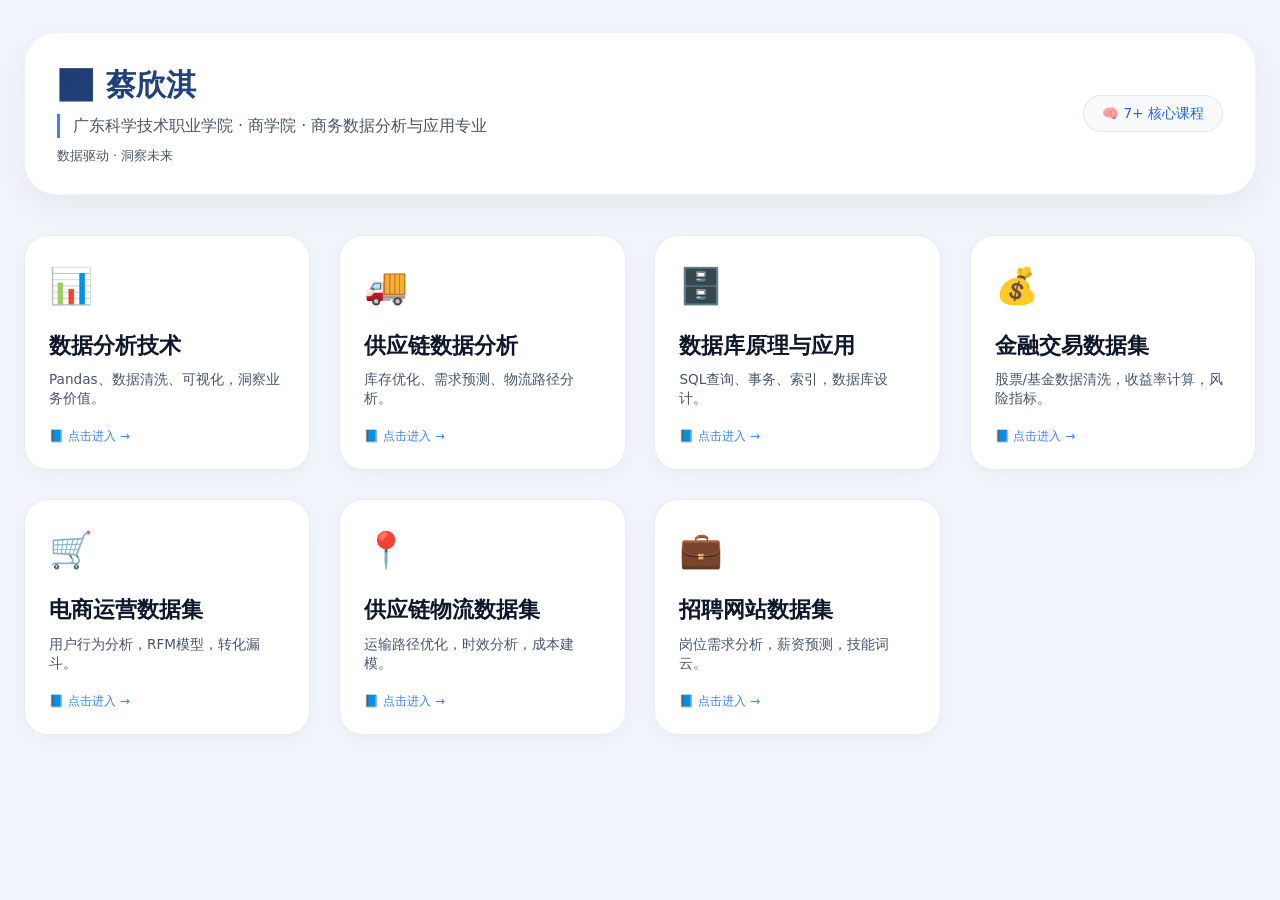
<file: index.html>
<!DOCTYPE html>
<html lang="zh-CN">
<head>
    <meta charset="UTF-8">
    <meta name="viewport" content="width=device-width, initial-scale=1.0">
    <title>蔡欣淇 · 数据科学学习空间</title>
    <link rel="stylesheet" href="style.css">
</head>
<body>
<div class="container">
    <div class="profile-card">
        <div class="profile-info">
            <h1>📊 蔡欣淇</h1>
            <div class="sub">广东科学技术职业学院 · 商学院 · 商务数据分析与应用专业</div>
            <div class="motto">数据驱动 · 洞察未来</div>
        </div>
        <div class="badge-area">🧠 7+ 核心课程</div>
    </div>

    <div class="courses-grid">
        <a href="courses/data-analysis" class="course-card">
            <div class="course-icon">📊</div>
            <div class="course-title">数据分析技术</div>
            <div class="course-desc">Pandas、数据清洗、可视化，洞察业务价值。</div>
            <div class="course-meta">📘 点击进入 →</div>
        </a >

        <a href="courses/supply-chain.html" class="course-card">
            <div class="course-icon">🚚</div>
            <div class="course-title">供应链数据分析</div>
            <div class="course-desc">库存优化、需求预测、物流路径分析。</div>
            <div class="course-meta">📘 点击进入 →</div>
        </a >

        <a href="courses/database.html" class="course-card">
            <div class="course-icon">🗄️</div>
            <div class="course-title">数据库原理与应用</div>
            <div class="course-desc">SQL查询、事务、索引，数据库设计。</div>
            <div class="course-meta">📘 点击进入 →</div>
        </a >

        <a href="courses/financial-data.html" class="course-card">
            <div class="course-icon">💰</div>
            <div class="course-title">金融交易数据集</div>
            <div class="course-desc">股票/基金数据清洗，收益率计算，风险指标。</div>
            <div class="course-meta">📘 点击进入 →</div>
        </a >

        <a href="courses/ecommerce-data.html" class="course-card">
            <div class="course-icon">🛒</div>
            <div class="course-title">电商运营数据集</div>
            <div class="course-desc">用户行为分析，RFM模型，转化漏斗。</div>
            <div class="course-meta">📘 点击进入 →</div>
        </a >

        <a href="courses/logistics-data.html" class="course-card">
            <div class="course-icon">📍</div>
            <div class="course-title">供应链物流数据集</div>
            <div class="course-desc">运输路径优化，时效分析，成本建模。</div>
            <div class="course-meta">📘 点击进入 →</div>
        </a >

        <a href="courses/job-data.html" class="course-card">
            <div class="course-icon">💼</div>
            <div class="course-title">招聘网站数据集</div>
            <div class="course-desc">岗位需求分析，薪资预测，技能词云。</div>
            <div class="course-meta">📘 点击进入 →</div>
        </a >
    </div>
</div>
</body>
</html>
</file>
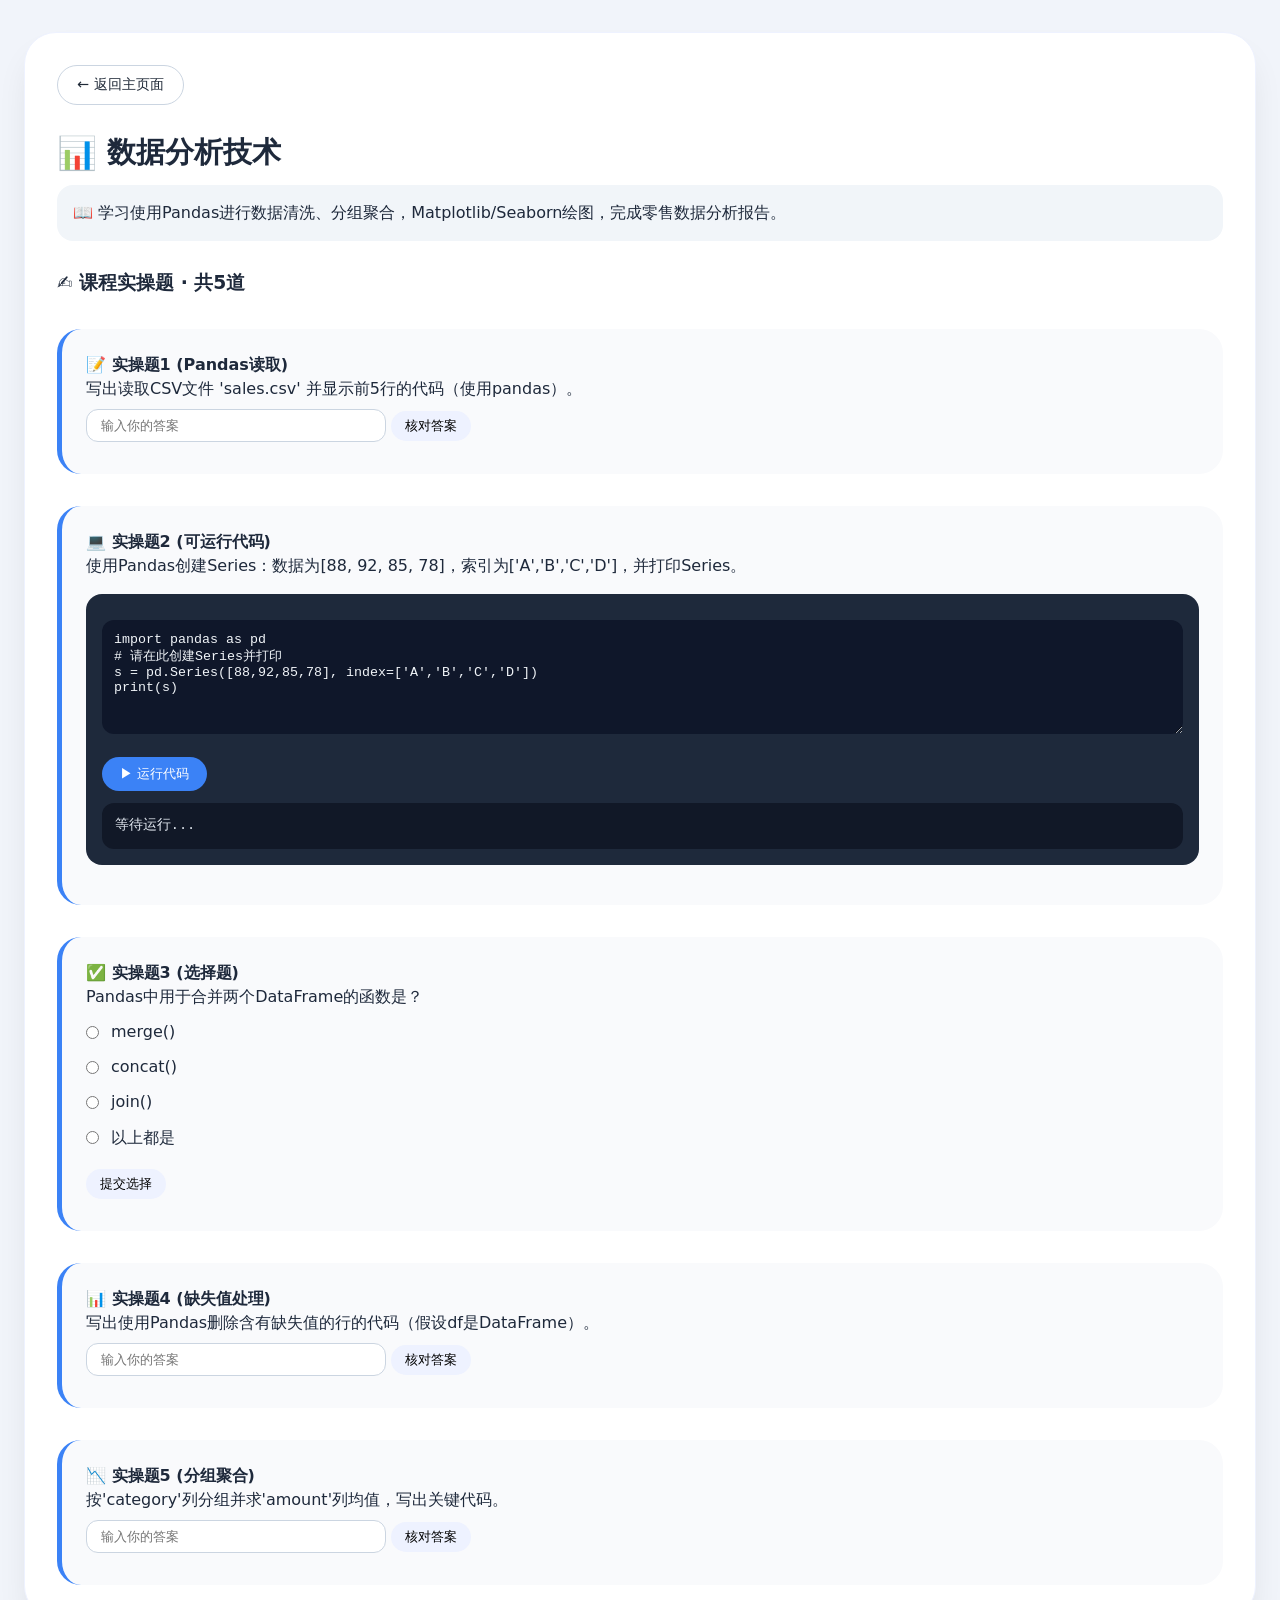
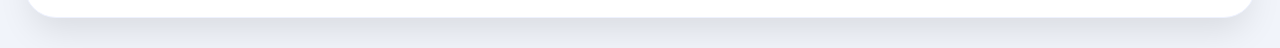
<file: courses/data-analysis.html>
<!DOCTYPE html>
<html lang="zh-CN">
<head>
    <meta charset="UTF-8">
    <meta name="viewport" content="width=device-width, initial-scale=1.0">
    <title>数据分析技术 · 蔡欣淇</title>
    <link rel="stylesheet" href="../style.css">
</head>
<body>
<div class="container">
    <div class="course-detail-view">
        <a href="../index.html" class="back-home-btn">← 返回主页面</a >
        <div style="display: flex; align-items: center; gap: 10px; margin-bottom: 0.5rem;">
            <span style="font-size: 2rem;">📊</span>
            <h2 style="font-size: 1.8rem;">数据分析技术</h2>
        </div>
        <p style="background: #f1f5f9; padding: 1rem; border-radius: 1rem;">
            📖 学习使用Pandas进行数据清洗、分组聚合，Matplotlib/Seaborn绘图，完成零售数据分析报告。
        </p >
        <h3 style="margin-top: 1.8rem;">✍️ 课程实操题 · 共5道</h3>

        <div class="question-block">
            <h4>📝 实操题1 (Pandas读取)</h4>
            <p>写出读取CSV文件 'sales.csv' 并显示前5行的代码（使用pandas）。</p >
            <input type="text" class="simple-input" id="answer1" placeholder="输入你的答案">
            <button class="btn-check" onclick="checkAnswer(1, \"import pandas as pd; df = pd.read_csv('sales.csv'); print(df.head())\")">核对答案</button>
            <div class="feedback" id="feedback1"></div>
        </div>

        <div class="question-block">
            <h4>💻 实操题2 (可运行代码)</h4>
            <p>使用Pandas创建Series：数据为[88, 92, 85, 78]，索引为['A','B','C','D']，并打印Series。</p >
            <div class="code-runner">
                <textarea id="codeArea" rows="6">import pandas as pd
# 请在此创建Series并打印
s = pd.Series([88,92,85,78], index=['A','B','C','D'])
print(s)</textarea>
                <button class="run-code-btn" onclick="runCode()">▶ 运行代码</button>
                <div class="output-area" id="codeOutput">等待运行...</div>
            </div>
        </div>

        <div class="question-block">
            <h4>✅ 实操题3 (选择题)</h4>
            <p>Pandas中用于合并两个DataFrame的函数是？</p >
            <label class="choice-item"><input type="radio" name="choice" value="0"> merge()</label>
            <label class="choice-item"><input type="radio" name="choice" value="1"> concat()</label>
            <label class="choice-item"><input type="radio" name="choice" value="2"> join()</label>
            <label class="choice-item"><input type="radio" name="choice" value="3"> 以上都是</label>
            <button class="btn-check" onclick="checkChoice(3)">提交选择</button>
            <div class="feedback" id="choiceFeedback"></div>
        </div>

        <div class="question-block">
            <h4>📊 实操题4 (缺失值处理)</h4>
            <p>写出使用Pandas删除含有缺失值的行的代码（假设df是DataFrame）。</p >
            <input type="text" class="simple-input" id="answer4" placeholder="输入你的答案">
            <button class="btn-check" onclick="checkAnswer(4, 'df.dropna()')">核对答案</button>
            <div class="feedback" id="feedback4"></div>
        </div>

        <div class="question-block">
            <h4>📉 实操题5 (分组聚合)</h4>
            <p>按'category'列分组并求'amount'列均值，写出关键代码。</p >
            <input type="text" class="simple-input" id="answer5" placeholder="输入你的答案">
            <button class="btn-check" onclick="checkAnswer(5, \"df.groupby('category')['amount'].mean()\")">核对答案</button>
            <div class="feedback" id="feedback5"></div>
        </div>
    </div>
</div>

<script>
    function checkAnswer(questionNum, correctAnswer) {
        const inputElem = document.getElementById(`answer${questionNum}`);
        const userAnswer = inputElem.value.trim().toLowerCase().replace(/\s+/g, ' ');
        const expected = correctAnswer.toLowerCase().replace(/\s+/g, ' ');
        const feedbackDiv = document.getElementById(`feedback${questionNum}`);
        if (userAnswer.includes(expected) || expected.includes(userAnswer)) {
            feedbackDiv.innerHTML = "✅ 回答正确！";
            feedbackDiv.style.color = "#15803d";
        } else {
            feedbackDiv.innerHTML = `❌ 答案不匹配。参考答案: ${correctAnswer}`;
            feedbackDiv.style.color = "#b91c1c";
        }
    }
    function runCode() {
        const code = document.getElementById('codeArea').value;
        const outputDiv = document.getElementById('codeOutput');
        let logs = [];
        const originalLog = console.log;
        console.log = (...args) => { logs.push(args.map(arg => String(arg)).join(' ')); originalLog(...args); };
        try { new Function(code)(); outputDiv.innerText = logs.join('\n') || "代码执行完毕 (无输出)"; } 
        catch (err) { outputDiv.innerText = `❌ 运行错误: ${err.message}`; } 
        finally { console.log = originalLog; }
    }
    function checkChoice(correctIndex) {
        const selected = document.querySelector('input[name="choice"]:checked');
        const feedbackDiv = document.getElementById('choiceFeedback');
        if (!selected) { feedbackDiv.innerHTML = "⚠️ 请选择一个选项"; feedbackDiv.style.color = "#b91c1c"; return; }
        if (parseInt(selected.value) === correctIndex) {
            feedbackDiv.innerHTML = "✅ 回答正确！Pandas中以上函数都可以用于合并。";
            feedbackDiv.style.color = "#15803d";
        } else { feedbackDiv.innerHTML = "❌ 错误。正确答案是：以上都是"; feedbackDiv.style.color = "#b91c1c"; }
    }
</script>
</body>
</html>
</file>
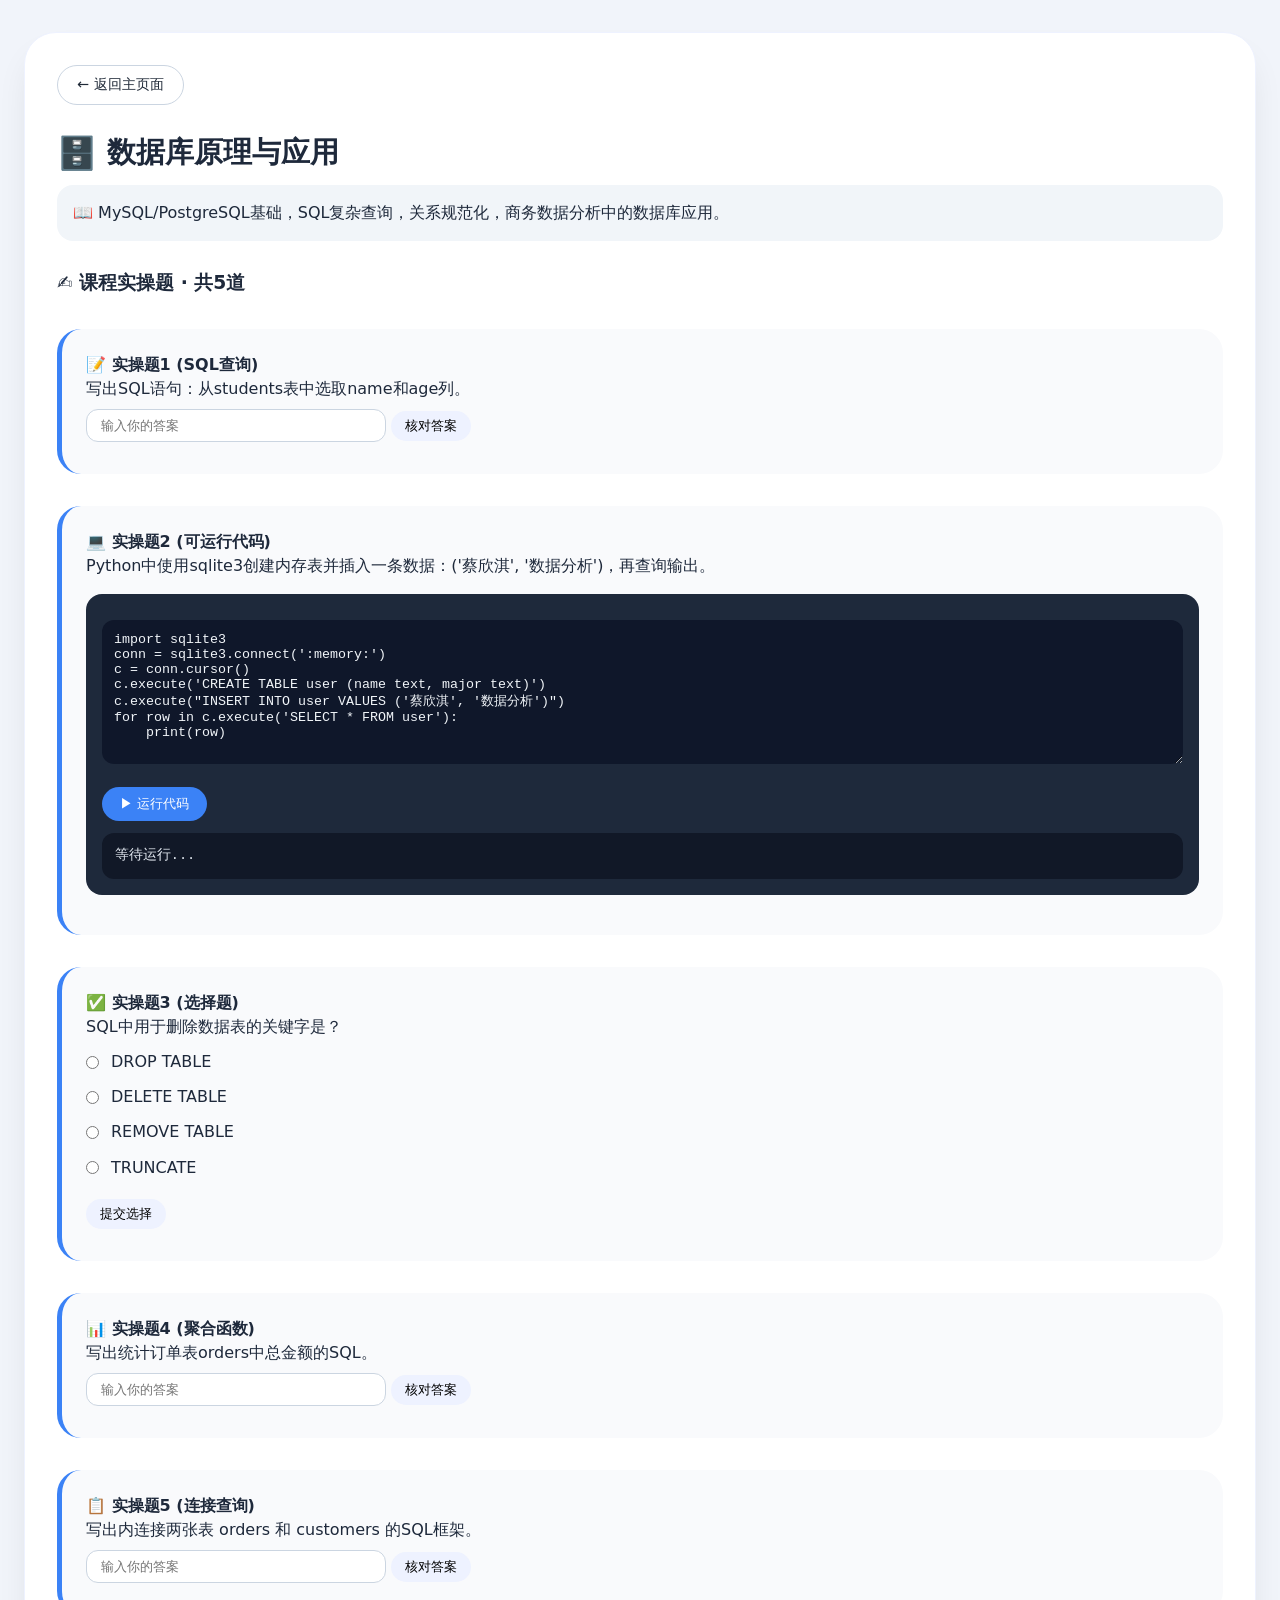
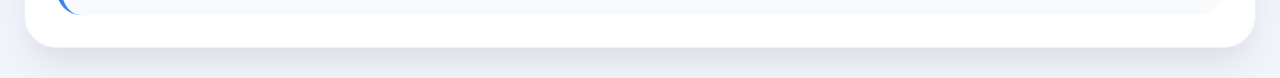
<file: courses/database.html>
<!DOCTYPE html>
<html lang="zh-CN">
<head>
    <meta charset="UTF-8">
    <meta name="viewport" content="width=device-width, initial-scale=1.0">
    <title>数据库原理与应用 · 蔡欣淇</title>
    <link rel="stylesheet" href="../style.css">
</head>
<body>
<div class="container">
    <div class="course-detail-view">
        <a href="../index.html" class="back-home-btn">← 返回主页面</a >
        <div style="display: flex; align-items: center; gap: 10px; margin-bottom: 0.5rem;">
            <span style="font-size: 2rem;">🗄️</span>
            <h2 style="font-size: 1.8rem;">数据库原理与应用</h2>
        </div>
        <p style="background: #f1f5f9; padding: 1rem; border-radius: 1rem;">
            📖 MySQL/PostgreSQL基础，SQL复杂查询，关系规范化，商务数据分析中的数据库应用。
        </p >
        <h3 style="margin-top: 1.8rem;">✍️ 课程实操题 · 共5道</h3>

        <div class="question-block">
            <h4>📝 实操题1 (SQL查询)</h4>
            <p>写出SQL语句：从students表中选取name和age列。</p >
            <input type="text" class="simple-input" id="answer1" placeholder="输入你的答案">
            <button class="btn-check" onclick="checkAnswer(1, 'SELECT name, age FROM students;')">核对答案</button>
            <div class="feedback" id="feedback1"></div>
        </div>

        <div class="question-block">
            <h4>💻 实操题2 (可运行代码)</h4>
            <p>Python中使用sqlite3创建内存表并插入一条数据：('蔡欣淇', '数据分析')，再查询输出。</p >
            <div class="code-runner">
                <textarea id="codeArea" rows="8">import sqlite3
conn = sqlite3.connect(':memory:')
c = conn.cursor()
c.execute('CREATE TABLE user (name text, major text)')
c.execute("INSERT INTO user VALUES ('蔡欣淇', '数据分析')")
for row in c.execute('SELECT * FROM user'):
    print(row)</textarea>
                <button class="run-code-btn" onclick="runCode()">▶ 运行代码</button>
                <div class="output-area" id="codeOutput">等待运行...</div>
            </div>
        </div>

        <div class="question-block">
            <h4>✅ 实操题3 (选择题)</h4>
            <p>SQL中用于删除数据表的关键字是？</p >
            <label class="choice-item"><input type="radio" name="choice" value="0"> DROP TABLE</label>
            <label class="choice-item"><input type="radio" name="choice" value="1"> DELETE TABLE</label>
            <label class="choice-item"><input type="radio" name="choice" value="2"> REMOVE TABLE</label>
            <label class="choice-item"><input type="radio" name="choice" value="3"> TRUNCATE</label>
            <button class="btn-check" onclick="checkChoice(0)">提交选择</button>
            <div class="feedback" id="choiceFeedback"></div>
        </div>

        <div class="question-block">
            <h4>📊 实操题4 (聚合函数)</h4>
            <p>写出统计订单表orders中总金额的SQL。</p >
            <input type="text" class="simple-input" id="answer4" placeholder="输入你的答案">
            <button class="btn-check" onclick="checkAnswer(4, 'SELECT SUM(amount) FROM orders;')">核对答案</button>
            <div class="feedback" id="feedback4"></div>
        </div>

        <div class="question-block">
            <h4>📋 实操题5 (连接查询)</h4>
            <p>写出内连接两张表 orders 和 customers 的SQL框架。</p >
            <input type="text" class="simple-input" id="answer5" placeholder="输入你的答案">
            <button class="btn-check" onclick="checkAnswer(5, 'SELECT * FROM orders INNER JOIN customers ON orders.cust_id = customers.id;')">核对答案</button>
            <div class="feedback" id="feedback5"></div>
        </div>
    </div>
</div>

<script>
    function checkAnswer(questionNum, correctAnswer) {
        const inputElem = document.getElementById(`answer${questionNum}`);
        const userAnswer = inputElem.value.trim().toLowerCase().replace(/\s+/g, ' ');
        const expected = correctAnswer.toLowerCase().replace(/\s+/g, ' ');
        const feedbackDiv = document.getElementById(`feedback${questionNum}`);
        if (userAnswer.includes(expected) || expected.includes(userAnswer)) {
            feedbackDiv.innerHTML = "✅ 回答正确！";
            feedbackDiv.style.color = "#15803d";
        } else {
            feedbackDiv.innerHTML = `❌ 答案不匹配。参考答案: ${correctAnswer}`;
            feedbackDiv.style.color = "#b91c1c";
        }
    }
    function runCode() {
        const code = document.getElementById('codeArea').value;
        const outputDiv = document.getElementById('codeOutput');
        let logs = [];
        const originalLog = console.log;
        console.log = (...args) => { logs.push(args.map(arg => String(arg)).join(' ')); originalLog(...args); };
        try { new Function(code)(); outputDiv.innerText = logs.join('\n') || "代码执行完毕 (无输出)"; } 
        catch (err) { outputDiv.innerText = `❌ 运行错误: ${err.message}`; } 
        finally { console.log = originalLog; }
    }
    function checkChoice(correctIndex) {
        const selected = document.querySelector('input[name="choice"]:checked');
        const feedbackDiv = document.getElementById('choiceFeedback');
        if (!selected) { feedbackDiv.innerHTML = "⚠️ 请选择一个选项"; feedbackDiv.style.color = "#b91c1c"; return; }
        if (parseInt(selected.value) === correctIndex) {
            feedbackDiv.innerHTML = "✅ 回答正确！DROP TABLE 用于删除数据表。";
            feedbackDiv.style.color = "#15803d";
        } else { feedbackDiv.innerHTML = "❌ 错误。正确答案是：DROP TABLE"; feedbackDiv.style.color = "#b91c1c"; }
    }
</script>
</body>
</html>
</file>
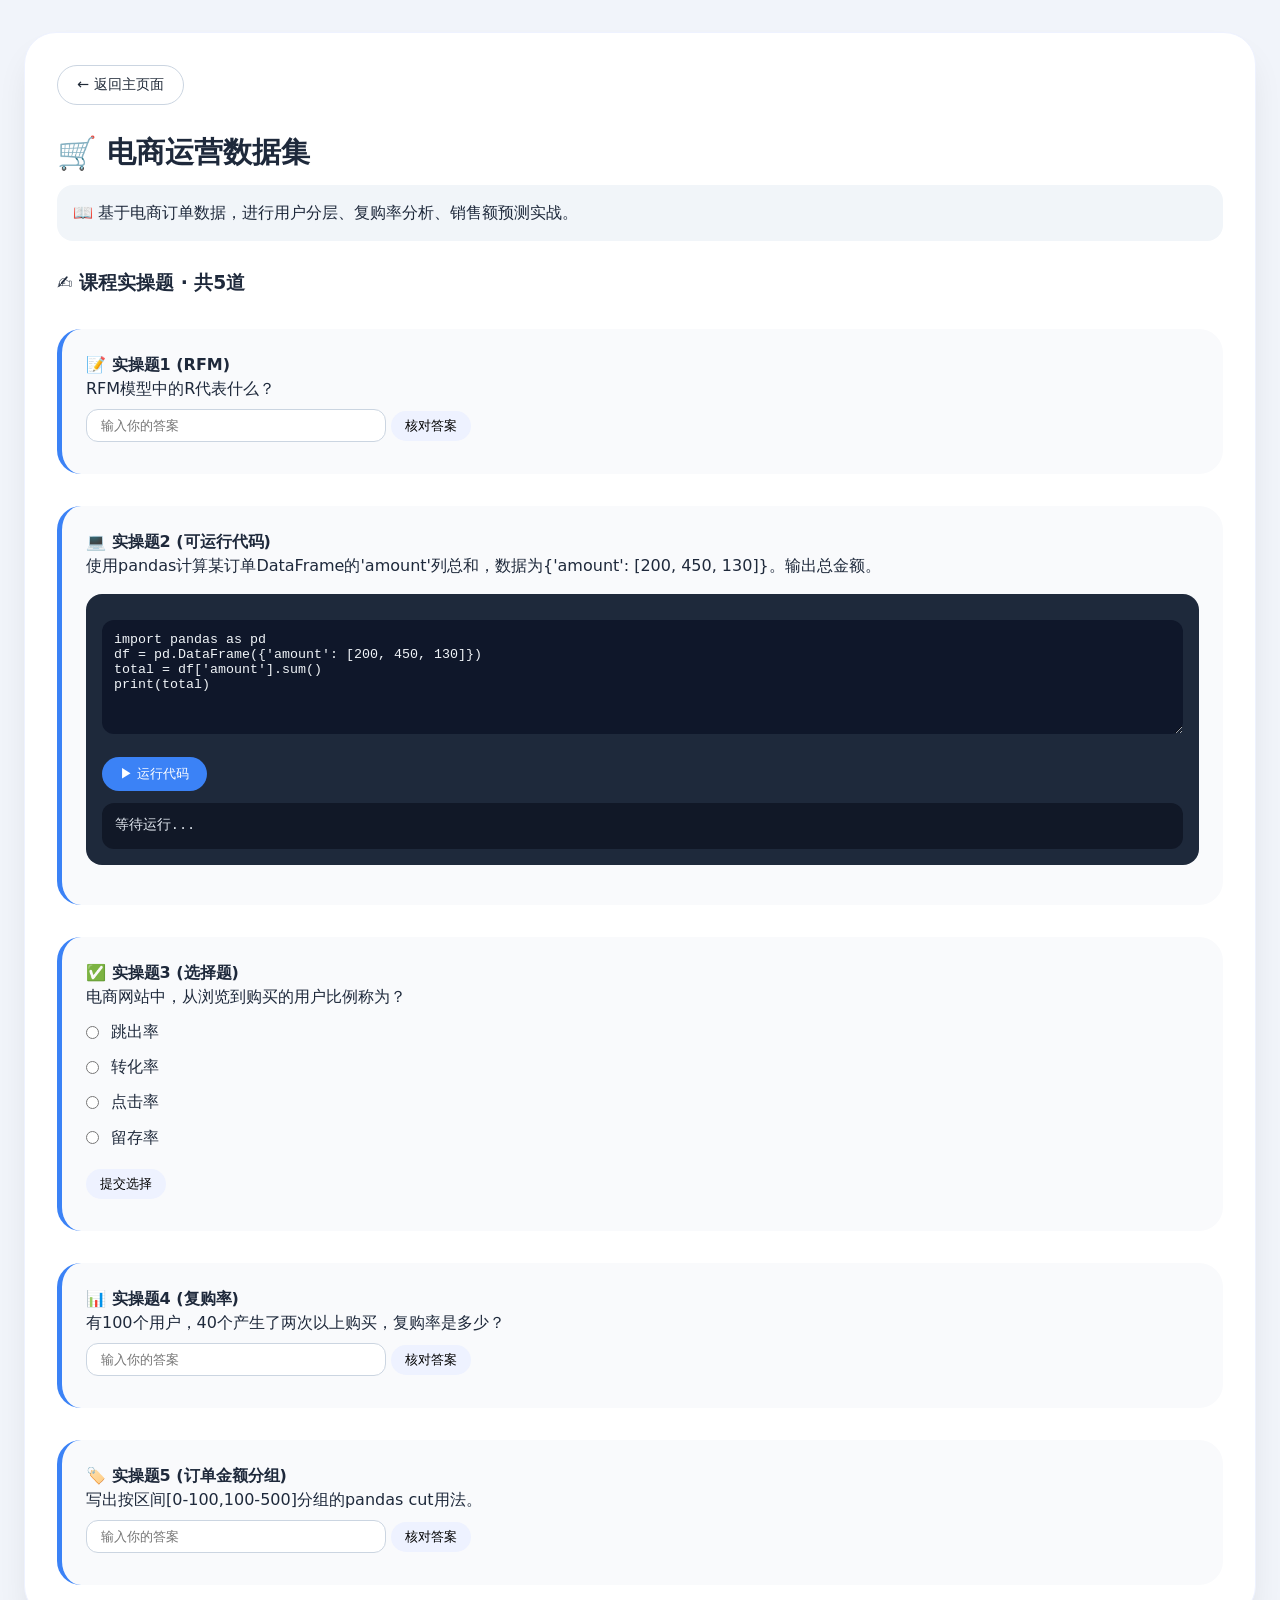
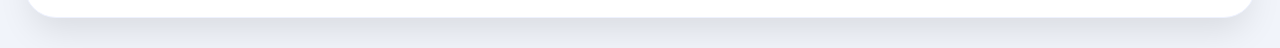
<file: courses/ecommerce-data.html>
<!DOCTYPE html>
<html lang="zh-CN">
<head>
    <meta charset="UTF-8">
    <meta name="viewport" content="width=device-width, initial-scale=1.0">
    <title>电商运营数据集 · 蔡欣淇</title>
    <link rel="stylesheet" href="../style.css">
</head>
<body>
<div class="container">
    <div class="course-detail-view">
        <a href="../index.html" class="back-home-btn">← 返回主页面</a >
        <div style="display: flex; align-items: center; gap: 10px; margin-bottom: 0.5rem;">
            <span style="font-size: 2rem;">🛒</span>
            <h2 style="font-size: 1.8rem;">电商运营数据集</h2>
        </div>
        <p style="background: #f1f5f9; padding: 1rem; border-radius: 1rem;">
            📖 基于电商订单数据，进行用户分层、复购率分析、销售额预测实战。
        </p >
        <h3 style="margin-top: 1.8rem;">✍️ 课程实操题 · 共5道</h3>

        <div class="question-block">
            <h4>📝 实操题1 (RFM)</h4>
            <p>RFM模型中的R代表什么？</p >
            <input type="text" class="simple-input" id="answer1" placeholder="输入你的答案">
            <button class="btn-check" onclick="checkAnswer(1, '最近一次消费时间间隔')">核对答案</button>
            <div class="feedback" id="feedback1"></div>
        </div>

        <div class="question-block">
            <h4>💻 实操题2 (可运行代码)</h4>
            <p>使用pandas计算某订单DataFrame的'amount'列总和，数据为{'amount': [200, 450, 130]}。输出总金额。</p >
            <div class="code-runner">
                <textarea id="codeArea" rows="6">import pandas as pd
df = pd.DataFrame({'amount': [200, 450, 130]})
total = df['amount'].sum()
print(total)</textarea>
                <button class="run-code-btn" onclick="runCode()">▶ 运行代码</button>
                <div class="output-area" id="codeOutput">等待运行...</div>
            </div>
        </div>

        <div class="question-block">
            <h4>✅ 实操题3 (选择题)</h4>
            <p>电商网站中，从浏览到购买的用户比例称为？</p >
            <label class="choice-item"><input type="radio" name="choice" value="0"> 跳出率</label>
            <label class="choice-item"><input type="radio" name="choice" value="1"> 转化率</label>
            <label class="choice-item"><input type="radio" name="choice" value="2"> 点击率</label>
            <label class="choice-item"><input type="radio" name="choice" value="3"> 留存率</label>
            <button class="btn-check" onclick="checkChoice(1)">提交选择</button>
            <div class="feedback" id="choiceFeedback"></div>
        </div>

        <div class="question-block">
            <h4>📊 实操题4 (复购率)</h4>
            <p>有100个用户，40个产生了两次以上购买，复购率是多少？</p >
            <input type="text" class="simple-input" id="answer4" placeholder="输入你的答案">
            <button class="btn-check" onclick="checkAnswer(4, '40%')">核对答案</button>
            <div class="feedback" id="feedback4"></div>
        </div>

        <div class="question-block">
            <h4>🏷️ 实操题5 (订单金额分组)</h4>
            <p>写出按区间[0-100,100-500]分组的pandas cut用法。</p >
            <input type="text" class="simple-input" id="answer5" placeholder="输入你的答案">
            <button class="btn-check" onclick="checkAnswer(5, \"pd.cut(df['amount'], bins=[0,100,500])\")">核对答案</button>
            <div class="feedback" id="feedback5"></div>
        </div>
    </div>
</div>

<script>
    function checkAnswer(questionNum, correctAnswer) {
        const inputElem = document.getElementById(`answer${questionNum}`);
        const userAnswer = inputElem.value.trim().toLowerCase().replace(/\s+/g, ' ');
        const expected = correctAnswer.toLowerCase().replace(/\s+/g, ' ');
        const feedbackDiv = document.getElementById(`feedback${questionNum}`);
        if (userAnswer.includes(expected) || expected.includes(userAnswer)) {
            feedbackDiv.innerHTML = "✅ 回答正确！";
            feedbackDiv.style.color = "#15803d";
        } else {
            feedbackDiv.innerHTML = `❌ 答案不匹配。参考答案: ${correctAnswer}`;
            feedbackDiv.style.color = "#b91c1c";
        }
    }
    function runCode() {
        const code = document.getElementById('codeArea').value;
        const outputDiv = document.getElementById('codeOutput');
        let logs = [];
        const originalLog = console.log;
        console.log = (...args) => { logs.push(args.map(arg => String(arg)).join(' ')); originalLog(...args); };
        try { new Function(code)(); outputDiv.innerText = logs.join('\n') || "代码执行完毕 (无输出)"; } 
        catch (err) { outputDiv.innerText = `❌ 运行错误: ${err.message}`; } 
        finally { console.log = originalLog; }
    }
    function checkChoice(correctIndex) {
        const selected = document.querySelector('input[name="choice"]:checked');
        const feedbackDiv = document.getElementById('choiceFeedback');
        if (!selected) { feedbackDiv.innerHTML = "⚠️ 请选择一个选项"; feedbackDiv.style.color = "#b91c1c"; return; }
        if (parseInt(selected.value) === correctIndex) {
            feedbackDiv.innerHTML = "✅ 回答正确！转化率是从浏览到购买的比例。";
            feedbackDiv.style.color = "#15803d";
        } else { feedbackDiv.innerHTML = "❌ 错误。正确答案是：转化率"; feedbackDiv.style.color = "#b91c1c"; }
    }
</script>
</body>
</html>
</file>
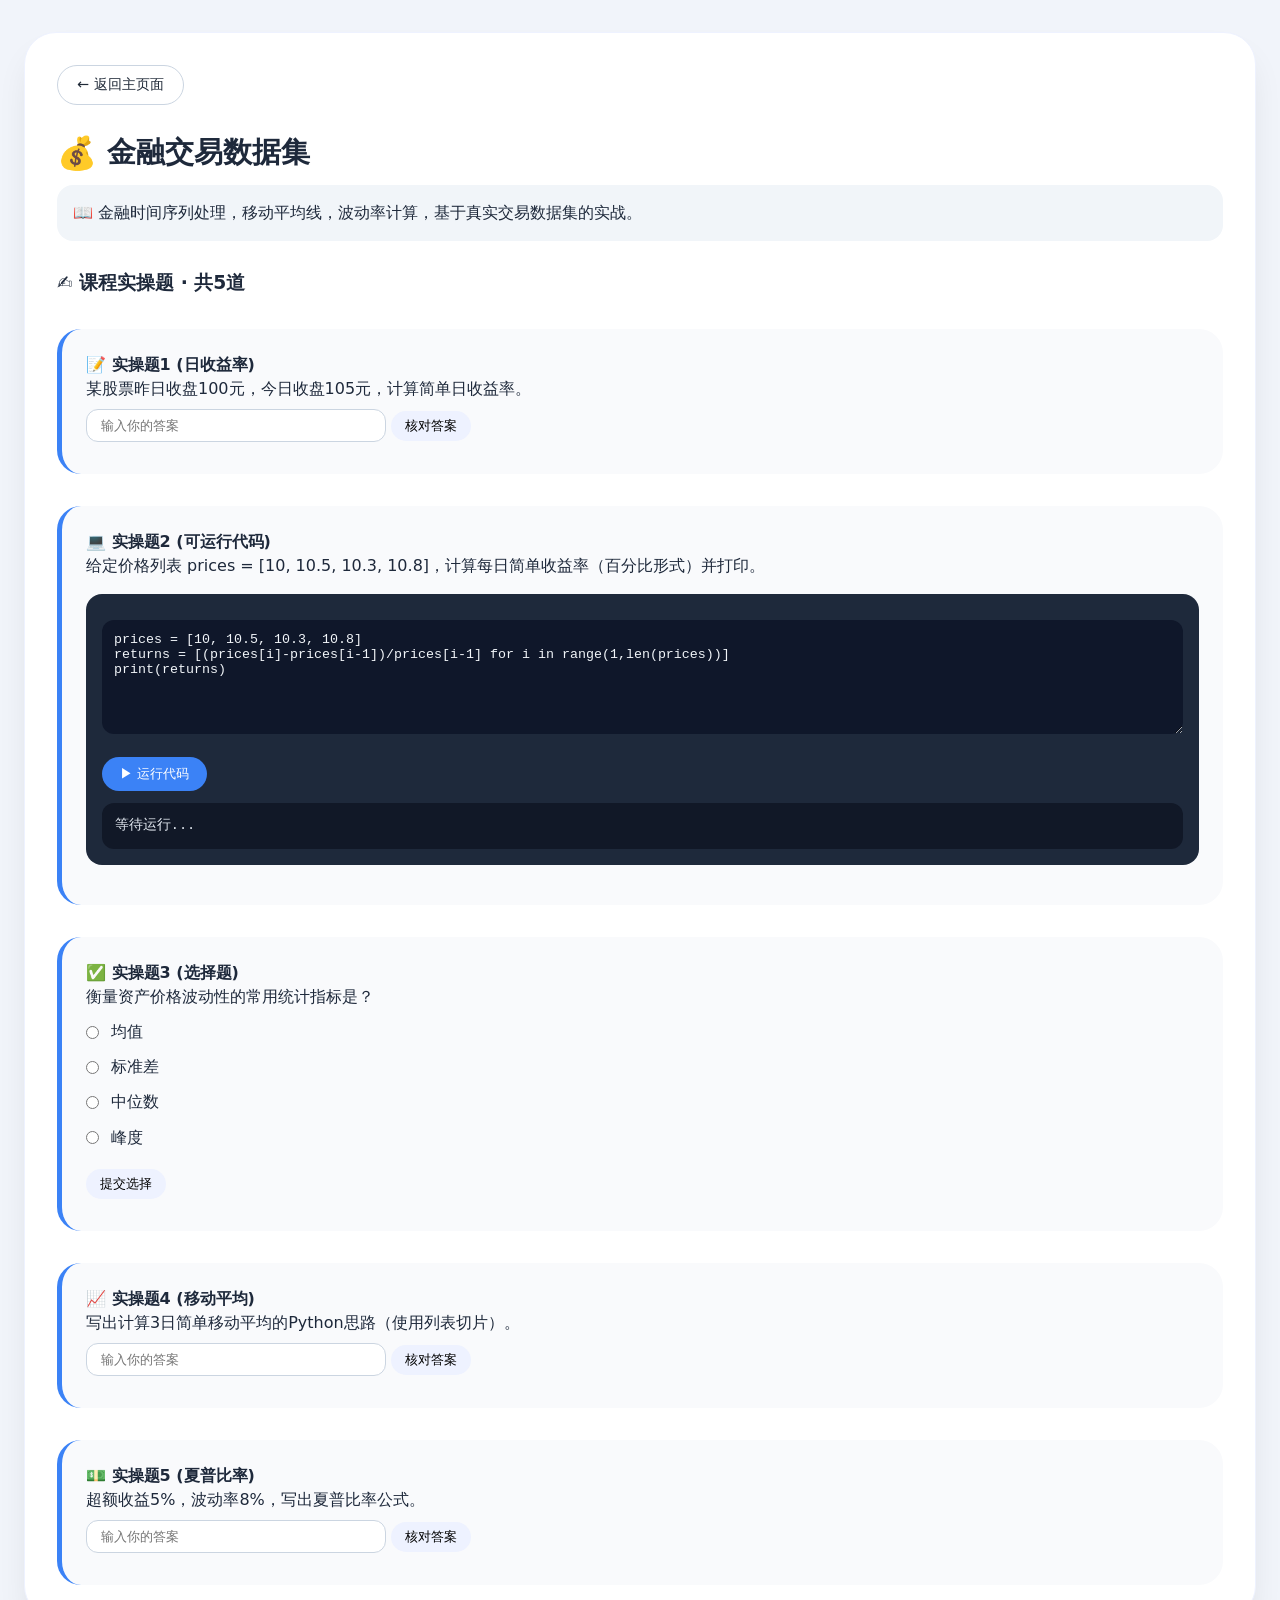
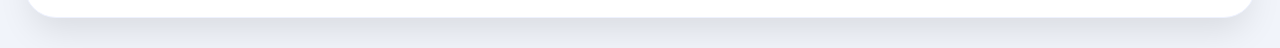
<file: courses/financial-data.html>
<!DOCTYPE html>
<html lang="zh-CN">
<head>
    <meta charset="UTF-8">
    <meta name="viewport" content="width=device-width, initial-scale=1.0">
    <title>金融交易数据集 · 蔡欣淇</title>
    <link rel="stylesheet" href="../style.css">
</head>
<body>
<div class="container">
    <div class="course-detail-view">
        <a href="../index.html" class="back-home-btn">← 返回主页面</a >
        <div style="display: flex; align-items: center; gap: 10px; margin-bottom: 0.5rem;">
            <span style="font-size: 2rem;">💰</span>
            <h2 style="font-size: 1.8rem;">金融交易数据集</h2>
        </div>
        <p style="background: #f1f5f9; padding: 1rem; border-radius: 1rem;">
            📖 金融时间序列处理，移动平均线，波动率计算，基于真实交易数据集的实战。
        </p >
        <h3 style="margin-top: 1.8rem;">✍️ 课程实操题 · 共5道</h3>

        <div class="question-block">
            <h4>📝 实操题1 (日收益率)</h4>
            <p>某股票昨日收盘100元，今日收盘105元，计算简单日收益率。</p >
            <input type="text" class="simple-input" id="answer1" placeholder="输入你的答案">
            <button class="btn-check" onclick="checkAnswer(1, '0.05')">核对答案</button>
            <div class="feedback" id="feedback1"></div>
        </div>

        <div class="question-block">
            <h4>💻 实操题2 (可运行代码)</h4>
            <p>给定价格列表 prices = [10, 10.5, 10.3, 10.8]，计算每日简单收益率（百分比形式）并打印。</p >
            <div class="code-runner">
                <textarea id="codeArea" rows="6">prices = [10, 10.5, 10.3, 10.8]
returns = [(prices[i]-prices[i-1])/prices[i-1] for i in range(1,len(prices))]
print(returns)</textarea>
                <button class="run-code-btn" onclick="runCode()">▶ 运行代码</button>
                <div class="output-area" id="codeOutput">等待运行...</div>
            </div>
        </div>

        <div class="question-block">
            <h4>✅ 实操题3 (选择题)</h4>
            <p>衡量资产价格波动性的常用统计指标是？</p >
            <label class="choice-item"><input type="radio" name="choice" value="0"> 均值</label>
            <label class="choice-item"><input type="radio" name="choice" value="1"> 标准差</label>
            <label class="choice-item"><input type="radio" name="choice" value="2"> 中位数</label>
            <label class="choice-item"><input type="radio" name="choice" value="3"> 峰度</label>
            <button class="btn-check" onclick="checkChoice(1)">提交选择</button>
            <div class="feedback" id="choiceFeedback"></div>
        </div>

        <div class="question-block">
            <h4>📈 实操题4 (移动平均)</h4>
            <p>写出计算3日简单移动平均的Python思路（使用列表切片）。</p >
            <input type="text" class="simple-input" id="answer4" placeholder="输入你的答案">
            <button class="btn-check" onclick="checkAnswer(4, '[sum(prices[i-2:i+1])/3 for i in range(2, len(prices))]')">核对答案</button>
            <div class="feedback" id="feedback4"></div>
        </div>

        <div class="question-block">
            <h4>💵 实操题5 (夏普比率)</h4>
            <p>超额收益5%，波动率8%，写出夏普比率公式。</p >
            <input type="text" class="simple-input" id="answer5" placeholder="输入你的答案">
            <button class="btn-check" onclick="checkAnswer(5, '0.625')">核对答案</button>
            <div class="feedback" id="feedback5"></div>
        </div>
    </div>
</div>

<script>
    function checkAnswer(questionNum, correctAnswer) {
        const inputElem = document.getElementById(`answer${questionNum}`);
        const userAnswer = inputElem.value.trim().toLowerCase().replace(/\s+/g, ' ');
        const expected = correctAnswer.toLowerCase().replace(/\s+/g, ' ');
        const feedbackDiv = document.getElementById(`feedback${questionNum}`);
        if (userAnswer.includes(expected) || expected.includes(userAnswer)) {
            feedbackDiv.innerHTML = "✅ 回答正确！";
            feedbackDiv.style.color = "#15803d";
        } else {
            feedbackDiv.innerHTML = `❌ 答案不匹配。参考答案: ${correctAnswer}`;
            feedbackDiv.style.color = "#b91c1c";
        }
    }
    function runCode() {
        const code = document.getElementById('codeArea').value;
        const outputDiv = document.getElementById('codeOutput');
        let logs = [];
        const originalLog = console.log;
        console.log = (...args) => { logs.push(args.map(arg => String(arg)).join(' ')); originalLog(...args); };
        try { new Function(code)(); outputDiv.innerText = logs.join('\n') || "代码执行完毕 (无输出)"; } 
        catch (err) { outputDiv.innerText = `❌ 运行错误: ${err.message}`; } 
        finally { console.log = originalLog; }
    }
    function checkChoice(correctIndex) {
        const selected = document.querySelector('input[name="choice"]:checked');
        const feedbackDiv = document.getElementById('choiceFeedback');
        if (!selected) { feedbackDiv.innerHTML = "⚠️ 请选择一个选项"; feedbackDiv.style.color = "#b91c1c"; return; }
        if (parseInt(selected.value) === correctIndex) {
            feedbackDiv.innerHTML = "✅ 回答正确！标准差衡量波动性。";
            feedbackDiv.style.color = "#15803d";
        } else { feedbackDiv.innerHTML = "❌ 错误。正确答案是：标准差"; feedbackDiv.style.color = "#b91c1c"; }
    }
</script>
</body>
</html>
</file>
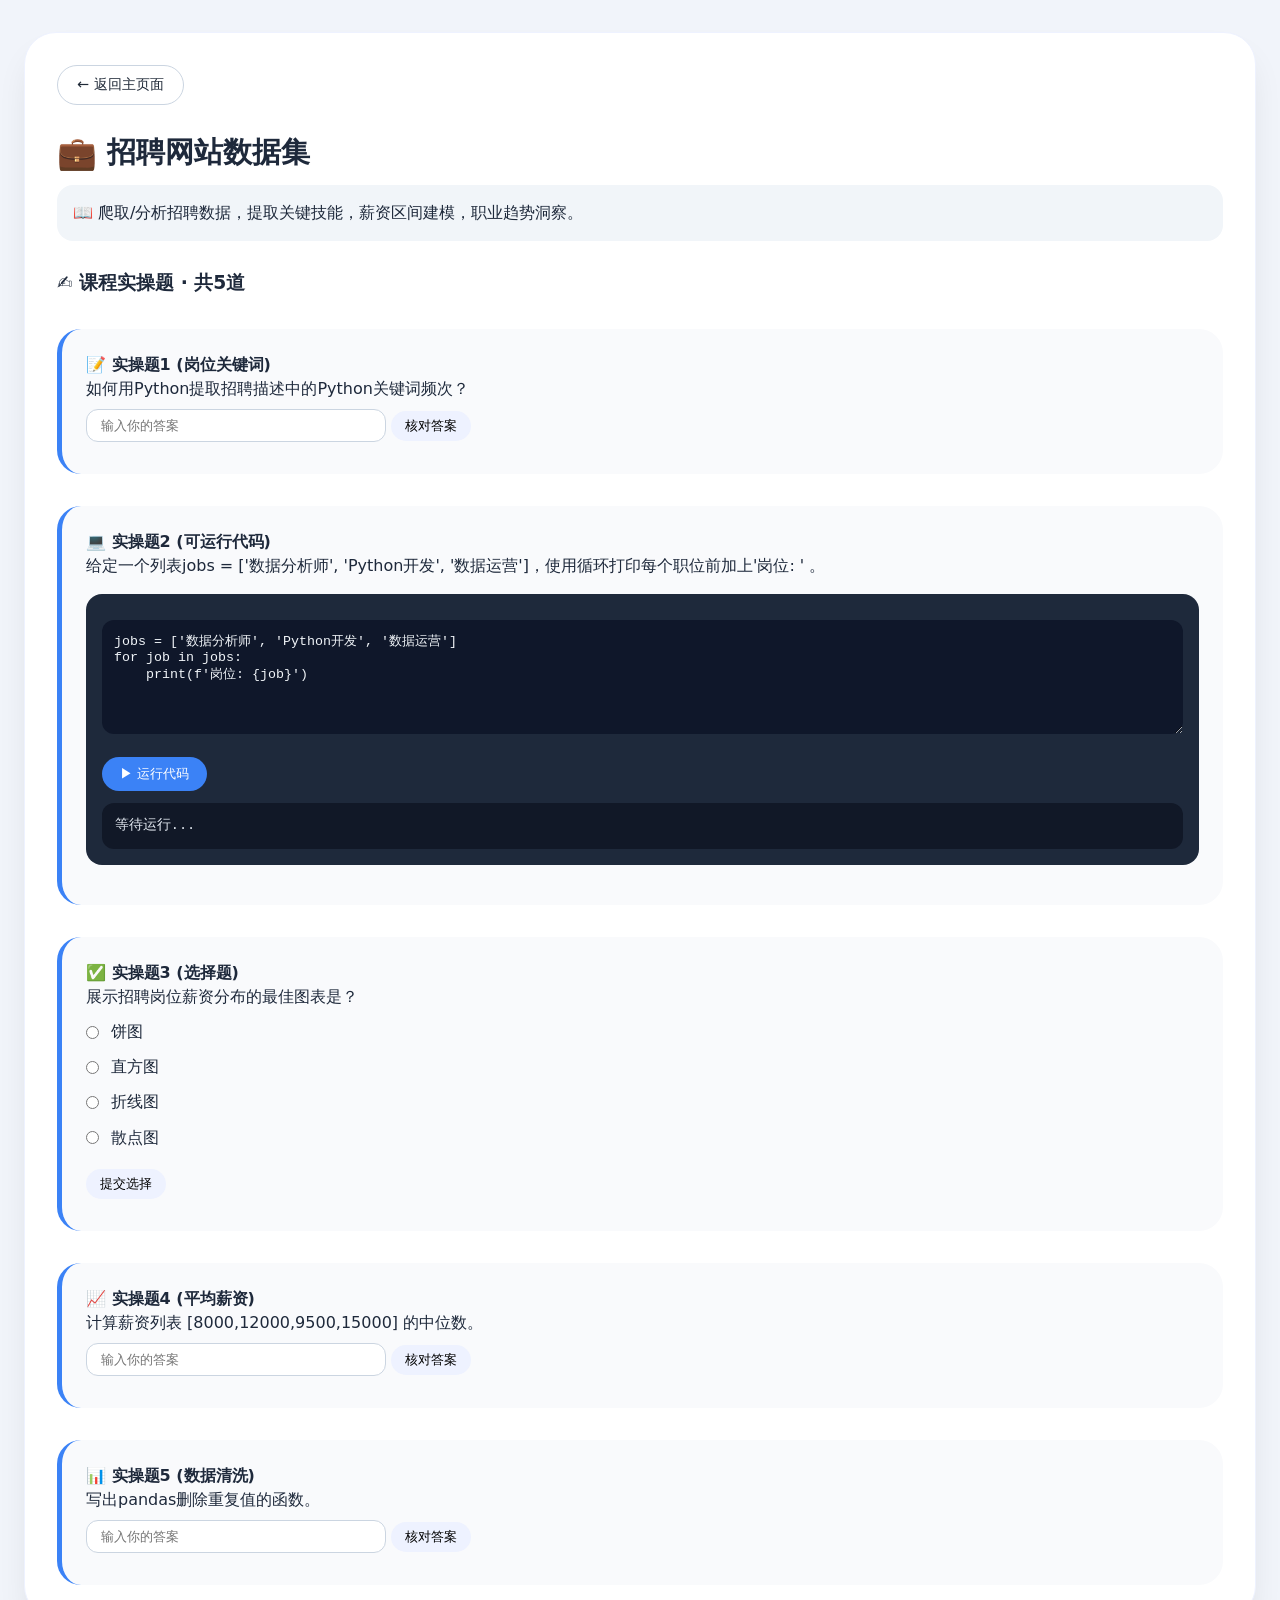
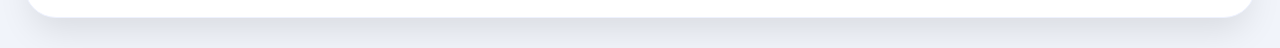
<file: courses/job-data.html>
<!DOCTYPE html>
<html lang="zh-CN">
<head>
    <meta charset="UTF-8">
    <meta name="viewport" content="width=device-width, initial-scale=1.0">
    <title>招聘网站数据集 · 蔡欣淇</title>
    <link rel="stylesheet" href="../style.css">
</head>
<body>
<div class="container">
    <div class="course-detail-view">
        <a href="../index.html" class="back-home-btn">← 返回主页面</a >
        <div style="display: flex; align-items: center; gap: 10px; margin-bottom: 0.5rem;">
            <span style="font-size: 2rem;">💼</span>
            <h2 style="font-size: 1.8rem;">招聘网站数据集</h2>
        </div>
        <p style="background: #f1f5f9; padding: 1rem; border-radius: 1rem;">
            📖 爬取/分析招聘数据，提取关键技能，薪资区间建模，职业趋势洞察。
        </p >
        <h3 style="margin-top: 1.8rem;">✍️ 课程实操题 · 共5道</h3>

        <div class="question-block">
            <h4>📝 实操题1 (岗位关键词)</h4>
            <p>如何用Python提取招聘描述中的Python关键词频次？</p >
            <input type="text" class="simple-input" id="answer1" placeholder="输入你的答案">
            <button class="btn-check" onclick="checkAnswer(1, '使用str.count或正则/分词')">核对答案</button>
            <div class="feedback" id="feedback1"></div>
        </div>

        <div class="question-block">
            <h4>💻 实操题2 (可运行代码)</h4>
            <p>给定一个列表jobs = ['数据分析师', 'Python开发', '数据运营']，使用循环打印每个职位前加上'岗位: ' 。</p >
            <div class="code-runner">
                <textarea id="codeArea" rows="6">jobs = ['数据分析师', 'Python开发', '数据运营']
for job in jobs:
    print(f'岗位: {job}')</textarea>
                <button class="run-code-btn" onclick="runCode()">▶ 运行代码</button>
                <div class="output-area" id="codeOutput">等待运行...</div>
            </div>
        </div>

        <div class="question-block">
            <h4>✅ 实操题3 (选择题)</h4>
            <p>展示招聘岗位薪资分布的最佳图表是？</p >
            <label class="choice-item"><input type="radio" name="choice" value="0"> 饼图</label>
            <label class="choice-item"><input type="radio" name="choice" value="1"> 直方图</label>
            <label class="choice-item"><input type="radio" name="choice" value="2"> 折线图</label>
            <label class="choice-item"><input type="radio" name="choice" value="3"> 散点图</label>
            <button class="btn-check" onclick="checkChoice(1)">提交选择</button>
            <div class="feedback" id="choiceFeedback"></div>
        </div>

        <div class="question-block">
            <h4>📈 实操题4 (平均薪资)</h4>
            <p>计算薪资列表 [8000,12000,9500,15000] 的中位数。</p >
            <input type="text" class="simple-input" id="answer4" placeholder="输入你的答案">
            <button class="btn-check" onclick="checkAnswer(4, '10750')">核对答案</button>
            <div class="feedback" id="feedback4"></div>
        </div>

        <div class="question-block">
            <h4>📊 实操题5 (数据清洗)</h4>
            <p>写出pandas删除重复值的函数。</p >
            <input type="text" class="simple-input" id="answer5" placeholder="输入你的答案">
            <button class="btn-check" onclick="checkAnswer(5, 'drop_duplicates()')">核对答案</button>
            <div class="feedback" id="feedback5"></div>
        </div>
    </div>
</div>

<script>
    function checkAnswer(questionNum, correctAnswer) {
        const inputElem = document.getElementById(`answer${questionNum}`);
        const userAnswer = inputElem.value.trim().toLowerCase().replace(/\s+/g, ' ');
        const expected = correctAnswer.toLowerCase().replace(/\s+/g, ' ');
        const feedbackDiv = document.getElementById(`feedback${questionNum}`);
        if (userAnswer.includes(expected) || expected.includes(userAnswer)) {
            feedbackDiv.innerHTML = "✅ 回答正确！";
            feedbackDiv.style.color = "#15803d";
        } else {
            feedbackDiv.innerHTML = `❌ 答案不匹配。参考答案: ${correctAnswer}`;
            feedbackDiv.style.color = "#b91c1c";
        }
    }
    function runCode() {
        const code = document.getElementById('codeArea').value;
        const outputDiv = document.getElementById('codeOutput');
        let logs = [];
        const originalLog = console.log;
        console.log = (...args) => { logs.push(args.map(arg => String(arg)).join(' ')); originalLog(...args); };
        try { new Function(code)(); outputDiv.innerText = logs.join('\n') || "代码执行完毕 (无输出)"; } 
        catch (err) { outputDiv.innerText = `❌ 运行错误: ${err.message}`; } 
        finally { console.log = originalLog; }
    }
    function checkChoice(correctIndex) {
        const selected = document.querySelector('input[name="choice"]:checked');
        const feedbackDiv = document.getElementById('choiceFeedback');
        if (!selected) { feedbackDiv.innerHTML = "⚠️ 请选择一个选项"; feedbackDiv.style.color = "#b91c1c"; return; }
        if (parseInt(selected.value) === correctIndex) {
            feedbackDiv.innerHTML = "✅ 回答正确！直方图最适合展示薪资分布。";
            feedbackDiv.style.color = "#15803d";
        } else { feedbackDiv.innerHTML = "❌ 错误。正确答案是：直方图"; feedbackDiv.style.color = "#b91c1c"; }
    }
</script>
</body>
</html>
</file>
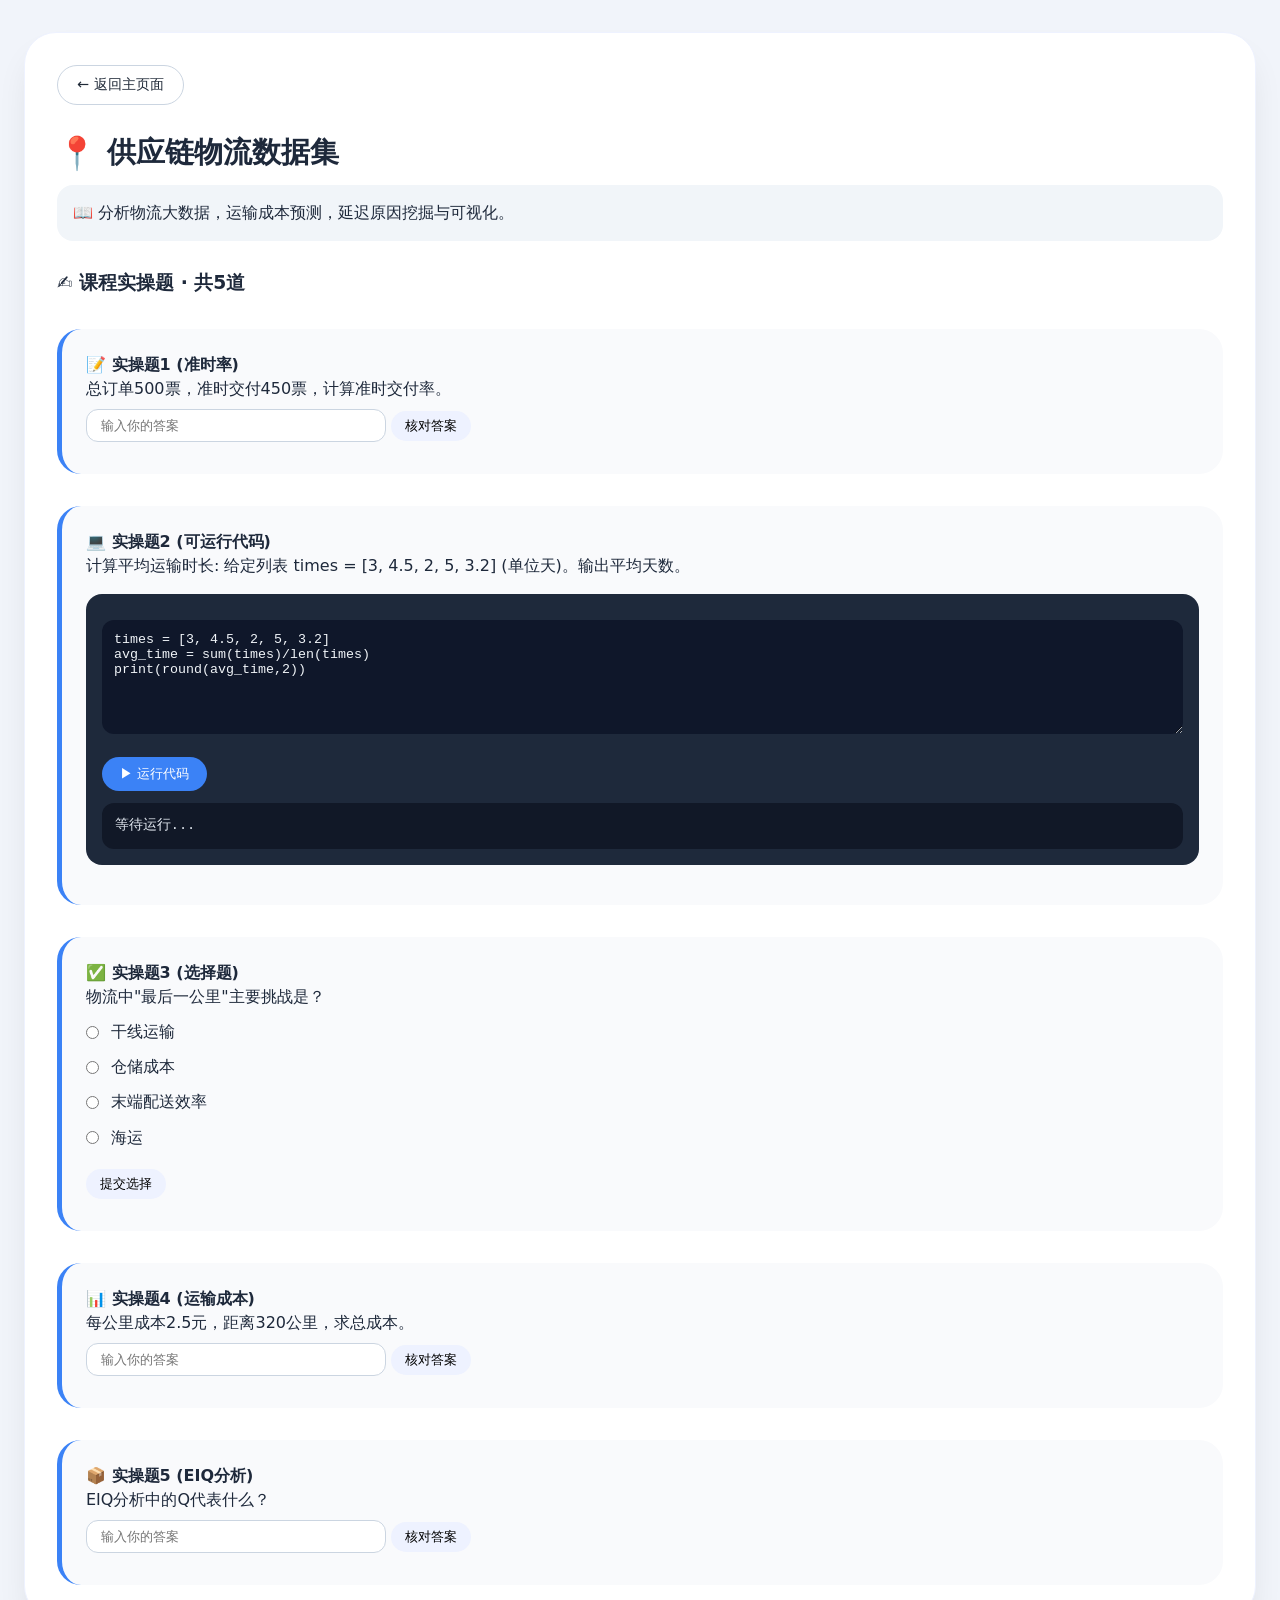
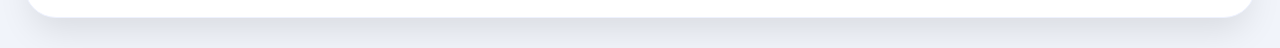
<file: courses/logistics-data.html>
<!DOCTYPE html>
<html lang="zh-CN">
<head>
    <meta charset="UTF-8">
    <meta name="viewport" content="width=device-width, initial-scale=1.0">
    <title>供应链物流数据集 · 蔡欣淇</title>
    <link rel="stylesheet" href="../style.css">
</head>
<body>
<div class="container">
    <div class="course-detail-view">
        <a href="../index.html" class="back-home-btn">← 返回主页面</a >
        <div style="display: flex; align-items: center; gap: 10px; margin-bottom: 0.5rem;">
            <span style="font-size: 2rem;">📍</span>
            <h2 style="font-size: 1.8rem;">供应链物流数据集</h2>
        </div>
        <p style="background: #f1f5f9; padding: 1rem; border-radius: 1rem;">
            📖 分析物流大数据，运输成本预测，延迟原因挖掘与可视化。
        </p >
        <h3 style="margin-top: 1.8rem;">✍️ 课程实操题 · 共5道</h3>

        <div class="question-block">
            <h4>📝 实操题1 (准时率)</h4>
            <p>总订单500票，准时交付450票，计算准时交付率。</p >
            <input type="text" class="simple-input" id="answer1" placeholder="输入你的答案">
            <button class="btn-check" onclick="checkAnswer(1, '90%')">核对答案</button>
            <div class="feedback" id="feedback1"></div>
        </div>

        <div class="question-block">
            <h4>💻 实操题2 (可运行代码)</h4>
            <p>计算平均运输时长: 给定列表 times = [3, 4.5, 2, 5, 3.2] (单位天)。输出平均天数。</p >
            <div class="code-runner">
                <textarea id="codeArea" rows="6">times = [3, 4.5, 2, 5, 3.2]
avg_time = sum(times)/len(times)
print(round(avg_time,2))</textarea>
                <button class="run-code-btn" onclick="runCode()">▶ 运行代码</button>
                <div class="output-area" id="codeOutput">等待运行...</div>
            </div>
        </div>

        <div class="question-block">
            <h4>✅ 实操题3 (选择题)</h4>
            <p>物流中"最后一公里"主要挑战是？</p >
            <label class="choice-item"><input type="radio" name="choice" value="0"> 干线运输</label>
            <label class="choice-item"><input type="radio" name="choice" value="1"> 仓储成本</label>
            <label class="choice-item"><input type="radio" name="choice" value="2"> 末端配送效率</label>
            <label class="choice-item"><input type="radio" name="choice" value="3"> 海运</label>
            <button class="btn-check" onclick="checkChoice(2)">提交选择</button>
            <div class="feedback" id="choiceFeedback"></div>
        </div>

        <div class="question-block">
            <h4>📊 实操题4 (运输成本)</h4>
            <p>每公里成本2.5元，距离320公里，求总成本。</p >
            <input type="text" class="simple-input" id="answer4" placeholder="输入你的答案">
            <button class="btn-check" onclick="checkAnswer(4, '800元')">核对答案</button>
            <div class="feedback" id="feedback4"></div>
        </div>

        <div class="question-block">
            <h4>📦 实操题5 (EIQ分析)</h4>
            <p>EIQ分析中的Q代表什么？</p >
            <input type="text" class="simple-input" id="answer5" placeholder="输入你的答案">
            <button class="btn-check" onclick="checkAnswer(5, '数量')">核对答案</button>
            <div class="feedback" id="feedback5"></div>
        </div>
    </div>
</div>

<script>
    function checkAnswer(questionNum, correctAnswer) {
        const inputElem = document.getElementById(`answer${questionNum}`);
        const userAnswer = inputElem.value.trim().toLowerCase().replace(/\s+/g, ' ');
        const expected = correctAnswer.toLowerCase().replace(/\s+/g, ' ');
        const feedbackDiv = document.getElementById(`feedback${questionNum}`);
        if (userAnswer.includes(expected) || expected.includes(userAnswer)) {
            feedbackDiv.innerHTML = "✅ 回答正确！";
            feedbackDiv.style.color = "#15803d";
        } else {
            feedbackDiv.innerHTML = `❌ 答案不匹配。参考答案: ${correctAnswer}`;
            feedbackDiv.style.color = "#b91c1c";
        }
    }
    function runCode() {
        const code = document.getElementById('codeArea').value;
        const outputDiv = document.getElementById('codeOutput');
        let logs = [];
        const originalLog = console.log;
        console.log = (...args) => { logs.push(args.map(arg => String(arg)).join(' ')); originalLog(...args); };
        try { new Function(code)(); outputDiv.innerText = logs.join('\n') || "代码执行完毕 (无输出)"; } 
        catch (err) { outputDiv.innerText = `❌ 运行错误: ${err.message}`; } 
        finally { console.log = originalLog; }
    }
    function checkChoice(correctIndex) {
        const selected = document.querySelector('input[name="choice"]:checked');
        const feedbackDiv = document.getElementById('choiceFeedback');
        if (!selected) { feedbackDiv.innerHTML = "⚠️ 请选择一个选项"; feedbackDiv.style.color = "#b91c1c"; return; }
        if (parseInt(selected.value) === correctIndex) {
            feedbackDiv.innerHTML = "✅ 回答正确！最后一公里挑战是末端配送效率。";
            feedbackDiv.style.color = "#15803d";
        } else { feedbackDiv.innerHTML = "❌ 错误。正确答案是：末端配送效率"; feedbackDiv.style.color = "#b91c1c"; }
    }
</script>
</body>
</html>
</file>
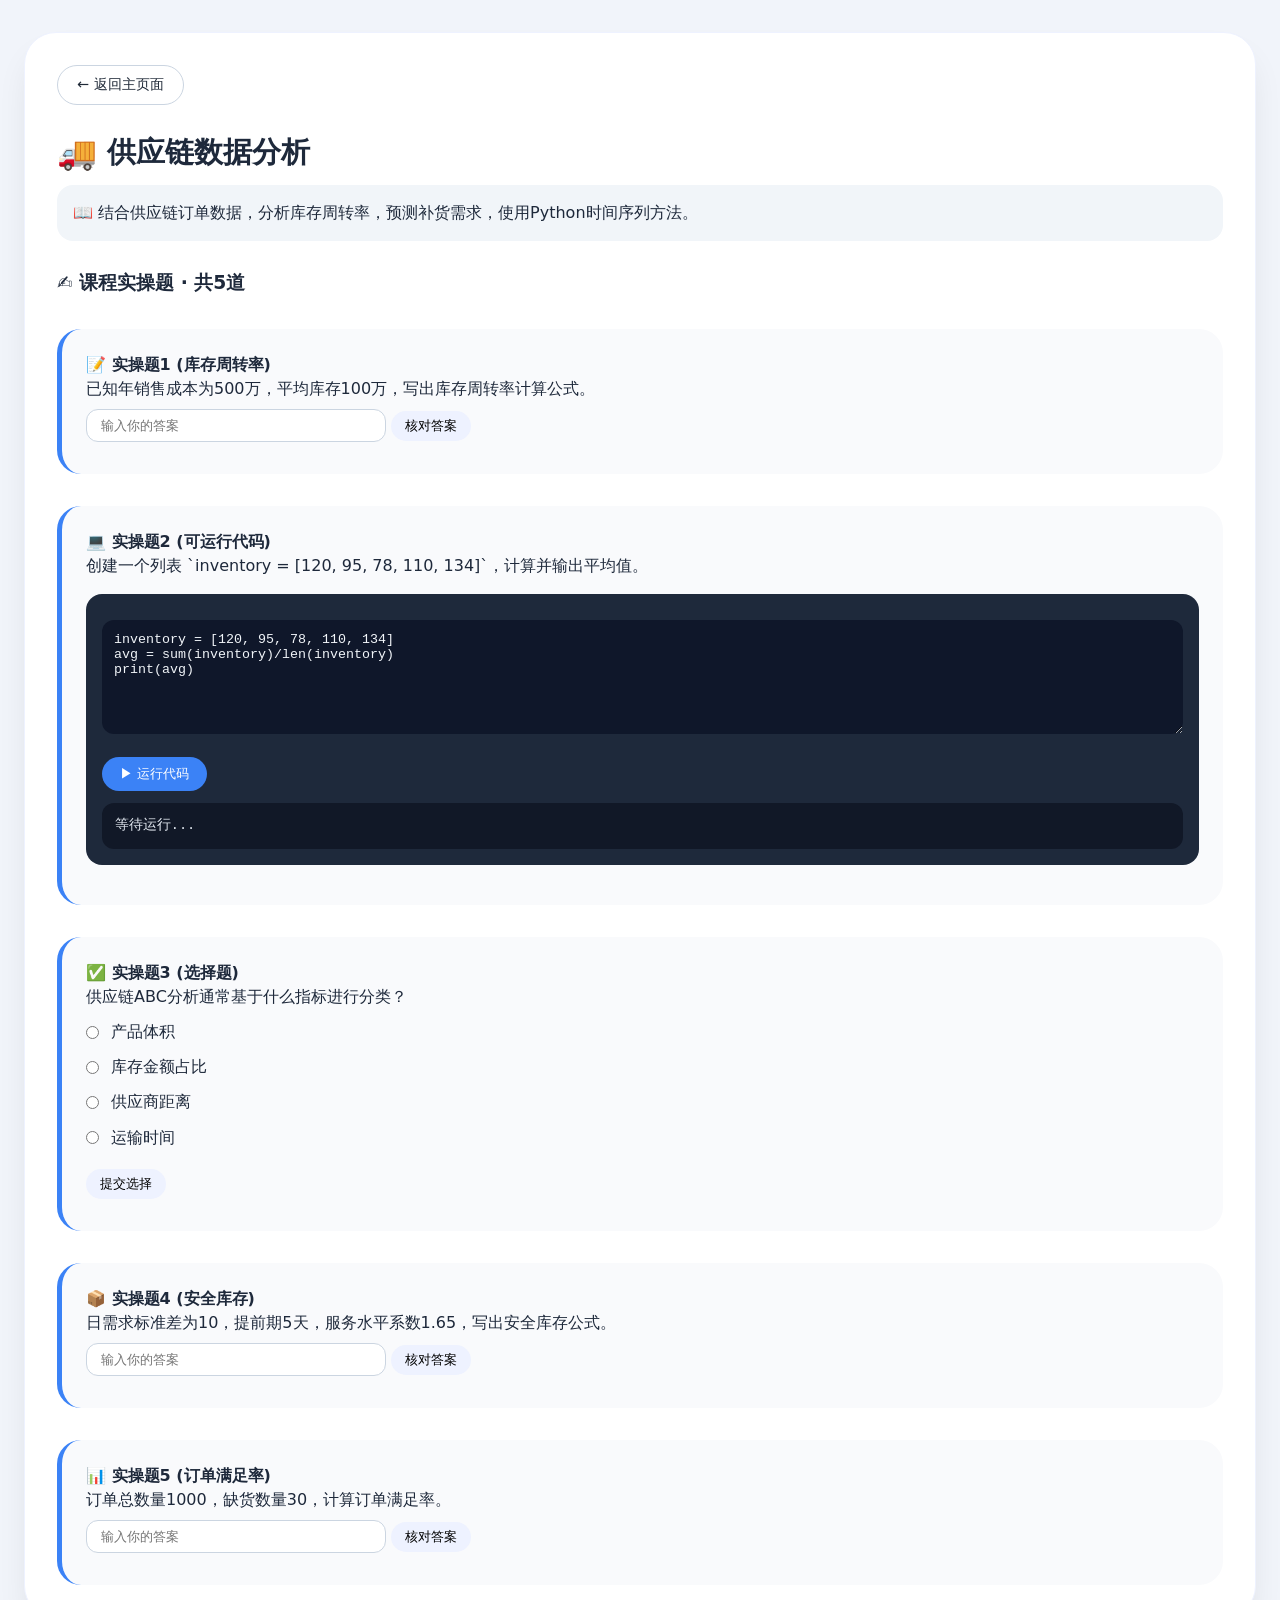
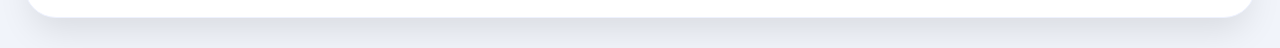
<file: courses/supply-chain.html>
<!DOCTYPE html>
<html lang="zh-CN">
<head>
    <meta charset="UTF-8">
    <meta name="viewport" content="width=device-width, initial-scale=1.0">
    <title>供应链数据分析 · 蔡欣淇</title>
    <link rel="stylesheet" href="../style.css">
</head>
<body>
<div class="container">
    <div class="course-detail-view">
        <a href="../index.html" class="back-home-btn">← 返回主页面</a >
        <div style="display: flex; align-items: center; gap: 10px; margin-bottom: 0.5rem;">
            <span style="font-size: 2rem;">🚚</span>
            <h2 style="font-size: 1.8rem;">供应链数据分析</h2>
        </div>
        <p style="background: #f1f5f9; padding: 1rem; border-radius: 1rem;">
            📖 结合供应链订单数据，分析库存周转率，预测补货需求，使用Python时间序列方法。
        </p >
        <h3 style="margin-top: 1.8rem;">✍️ 课程实操题 · 共5道</h3>

        <div class="question-block">
            <h4>📝 实操题1 (库存周转率)</h4>
            <p>已知年销售成本为500万，平均库存100万，写出库存周转率计算公式。</p >
            <input type="text" class="simple-input" id="answer1" placeholder="输入你的答案">
            <button class="btn-check" onclick="checkAnswer(1, '500/100 = 5')">核对答案</button>
            <div class="feedback" id="feedback1"></div>
        </div>

        <div class="question-block">
            <h4>💻 实操题2 (可运行代码)</h4>
            <p>创建一个列表 `inventory = [120, 95, 78, 110, 134]`，计算并输出平均值。</p >
            <div class="code-runner">
                <textarea id="codeArea" rows="6">inventory = [120, 95, 78, 110, 134]
avg = sum(inventory)/len(inventory)
print(avg)</textarea>
                <button class="run-code-btn" onclick="runCode()">▶ 运行代码</button>
                <div class="output-area" id="codeOutput">等待运行...</div>
            </div>
        </div>

        <div class="question-block">
            <h4>✅ 实操题3 (选择题)</h4>
            <p>供应链ABC分析通常基于什么指标进行分类？</p >
            <label class="choice-item"><input type="radio" name="choice" value="0"> 产品体积</label>
            <label class="choice-item"><input type="radio" name="choice" value="1"> 库存金额占比</label>
            <label class="choice-item"><input type="radio" name="choice" value="2"> 供应商距离</label>
            <label class="choice-item"><input type="radio" name="choice" value="3"> 运输时间</label>
            <button class="btn-check" onclick="checkChoice(1)">提交选择</button>
            <div class="feedback" id="choiceFeedback"></div>
        </div>

        <div class="question-block">
            <h4>📦 实操题4 (安全库存)</h4>
            <p>日需求标准差为10，提前期5天，服务水平系数1.65，写出安全库存公式。</p >
            <input type="text" class="simple-input" id="answer4" placeholder="输入你的答案">
            <button class="btn-check" onclick="checkAnswer(4, '1.65 * 10 * sqrt(5)')">核对答案</button>
            <div class="feedback" id="feedback4"></div>
        </div>

        <div class="question-block">
            <h4>📊 实操题5 (订单满足率)</h4>
            <p>订单总数量1000，缺货数量30，计算订单满足率。</p >
            <input type="text" class="simple-input" id="answer5" placeholder="输入你的答案">
            <button class="btn-check" onclick="checkAnswer(5, '0.97')">核对答案</button>
            <div class="feedback" id="feedback5"></div>
        </div>
    </div>
</div>

<script>
    function checkAnswer(questionNum, correctAnswer) {
        const inputElem = document.getElementById(`answer${questionNum}`);
        const userAnswer = inputElem.value.trim().toLowerCase().replace(/\s+/g, ' ');
        const expected = correctAnswer.toLowerCase().replace(/\s+/g, ' ');
        const feedbackDiv = document.getElementById(`feedback${questionNum}`);
        if (userAnswer.includes(expected) || expected.includes(userAnswer)) {
            feedbackDiv.innerHTML = "✅ 回答正确！";
            feedbackDiv.style.color = "#15803d";
        } else {
            feedbackDiv.innerHTML = `❌ 答案不匹配。参考答案: ${correctAnswer}`;
            feedbackDiv.style.color = "#b91c1c";
        }
    }
    function runCode() {
        const code = document.getElementById('codeArea').value;
        const outputDiv = document.getElementById('codeOutput');
        let logs = [];
        const originalLog = console.log;
        console.log = (...args) => { logs.push(args.map(arg => String(arg)).join(' ')); originalLog(...args); };
        try { new Function(code)(); outputDiv.innerText = logs.join('\n') || "代码执行完毕 (无输出)"; } 
        catch (err) { outputDiv.innerText = `❌ 运行错误: ${err.message}`; } 
        finally { console.log = originalLog; }
    }
    function checkChoice(correctIndex) {
        const selected = document.querySelector('input[name="choice"]:checked');
        const feedbackDiv = document.getElementById('choiceFeedback');
        if (!selected) { feedbackDiv.innerHTML = "⚠️ 请选择一个选项"; feedbackDiv.style.color = "#b91c1c"; return; }
        if (parseInt(selected.value) === correctIndex) {
            feedbackDiv.innerHTML = "✅ 回答正确！ABC分析基于库存金额占比。";
            feedbackDiv.style.color = "#15803d";
        } else { feedbackDiv.innerHTML = "❌ 错误。正确答案是：库存金额占比"; feedbackDiv.style.color = "#b91c1c"; }
    }
</script>
</body>
</html>
</file>
<file: style.css>
* {
    margin: 0;
    padding: 0;
    box-sizing: border-box;
}

body {
    background: #f1f4fa;
    font-family: system-ui, -apple-system, 'Segoe UI', Roboto, sans-serif;
    color: #1e293b;
    line-height: 1.5;
    padding: 2rem 1.5rem;
}

.container {
    max-width: 1300px;
    margin: 0 auto;
}

/* 头部个人卡片 */
.profile-card {
    background: #ffffff;
    border-radius: 2rem;
    padding: 1.8rem 2rem;
    margin-bottom: 2.5rem;
    box-shadow: 0 12px 30px rgba(0, 0, 0, 0.05);
    display: flex;
    flex-wrap: wrap;
    justify-content: space-between;
    align-items: center;
    border: 1px solid #eef2ff;
}

.profile-info h1 {
    font-size: 1.9rem;
    font-weight: 600;
    background: linear-gradient(135deg, #1e3c72, #2a5298);
    background-clip: text;
    -webkit-background-clip: text;
    color: transparent;
}

.profile-info .sub {
    font-size: 1rem;
    color: #4b5563;
    margin-top: 0.4rem;
    border-left: 3px solid #3b82f6;
    padding-left: 0.8rem;
}

.profile-info .motto {
    font-size: 0.8rem;
    color: #4b5563;
    margin-top: 0.5rem;
}

.badge-area {
    background: #f8fafc;
    padding: 0.5rem 1.2rem;
    border-radius: 40px;
    font-size: 0.85rem;
    font-weight: 500;
    color: #2563eb;
    box-shadow: inset 0 0 0 1px #e2e8f0;
}

/* 课程网格 */
.courses-grid {
    display: grid;
    grid-template-columns: repeat(auto-fill, minmax(280px, 1fr));
    gap: 1.8rem;
    margin-bottom: 3rem;
}

.course-card {
    background: white;
    border-radius: 1.5rem;
    padding: 1.5rem;
    transition: all 0.25s ease;
    box-shadow: 0 5px 15px rgba(0, 0, 0, 0.03);
    border: 1px solid #e9edf2;
    text-decoration: none;
    display: block;
    cursor: pointer;
}

.course-card:hover {
    transform: translateY(-6px);
    box-shadow: 0 20px 30px -12px rgba(0, 0, 0, 0.12);
    border-color: #cbd5e1;
}

.course-icon {
    font-size: 2.2rem;
    margin-bottom: 1rem;
}

.course-title {
    font-size: 1.4rem;
    font-weight: 600;
    margin-bottom: 0.5rem;
    color: #0f172a;
}

.course-desc {
    font-size: 0.85rem;
    color: #475569;
    margin-bottom: 1.2rem;
    line-height: 1.4;
}

.course-meta {
    font-size: 0.75rem;
    color: #3b82f6;
    font-weight: 500;
    display: flex;
    align-items: center;
    gap: 8px;
}

/* 课程详情页面样式 */
.course-detail-view {
    background: white;
    border-radius: 2rem;
    padding: 2rem;
    box-shadow: 0 20px 35px -8px rgba(0, 0, 0, 0.1);
    border: 1px solid #eef2ff;
}

.back-home-btn {
    background: none;
    border: 1px solid #cbd5e1;
    padding: 0.5rem 1.2rem;
    border-radius: 40px;
    font-weight: 500;
    cursor: pointer;
    font-size: 0.9rem;
    transition: all 0.2s;
    color: #1f2937;
    margin-bottom: 1.5rem;
    display: inline-flex;
    align-items: center;
    gap: 8px;
    text-decoration: none;
}

.back-home-btn:hover {
    background: #f1f5f9;
    border-color: #94a3b8;
}

.question-block {
    margin-top: 2rem;
    background: #f9fafc;
    border-radius: 1.5rem;
    padding: 1.5rem;
    border-left: 5px solid #3b82f6;
}

.choice-item {
    margin: 0.7rem 0;
    display: flex;
    align-items: center;
    gap: 12px;
}

.code-runner {
    background: #1e293b;
    color: #e2e8f0;
    padding: 1rem;
    border-radius: 1rem;
    font-family: monospace;
    font-size: 0.85rem;
    margin: 1rem 0;
}

textarea {
    width: 100%;
    background: #0f172a;
    color: #f1f5f9;
    border: none;
    padding: 12px;
    border-radius: 12px;
    font-family: monospace;
    resize: vertical;
    margin: 10px 0;
}

button.run-code-btn {
    background: #3b82f6;
    border: none;
    color: white;
    padding: 8px 18px;
    border-radius: 32px;
    font-weight: 500;
    cursor: pointer;
    margin-top: 5px;
}

.output-area {
    background: #111827;
    padding: 0.8rem;
    border-radius: 12px;
    margin-top: 12px;
    font-family: monospace;
    white-space: pre-wrap;
}

.simple-input {
    border: 1px solid #cbd5e1;
    border-radius: 12px;
    padding: 8px 14px;
    width: 100%;
    max-width: 300px;
    margin-top: 8px;
}

.feedback {
    margin-top: 8px;
    font-size: 0.85rem;
    font-weight: 500;
}

.btn-check {
    background: #eef2ff;
    border: none;
    padding: 6px 14px;
    border-radius: 30px;
    margin-top: 8px;
    cursor: pointer;
}

@media (max-width: 680px) {
    body {
        padding: 1rem;
    }
    .course-title {
        font-size: 1.2rem;
    }
}
</file>
